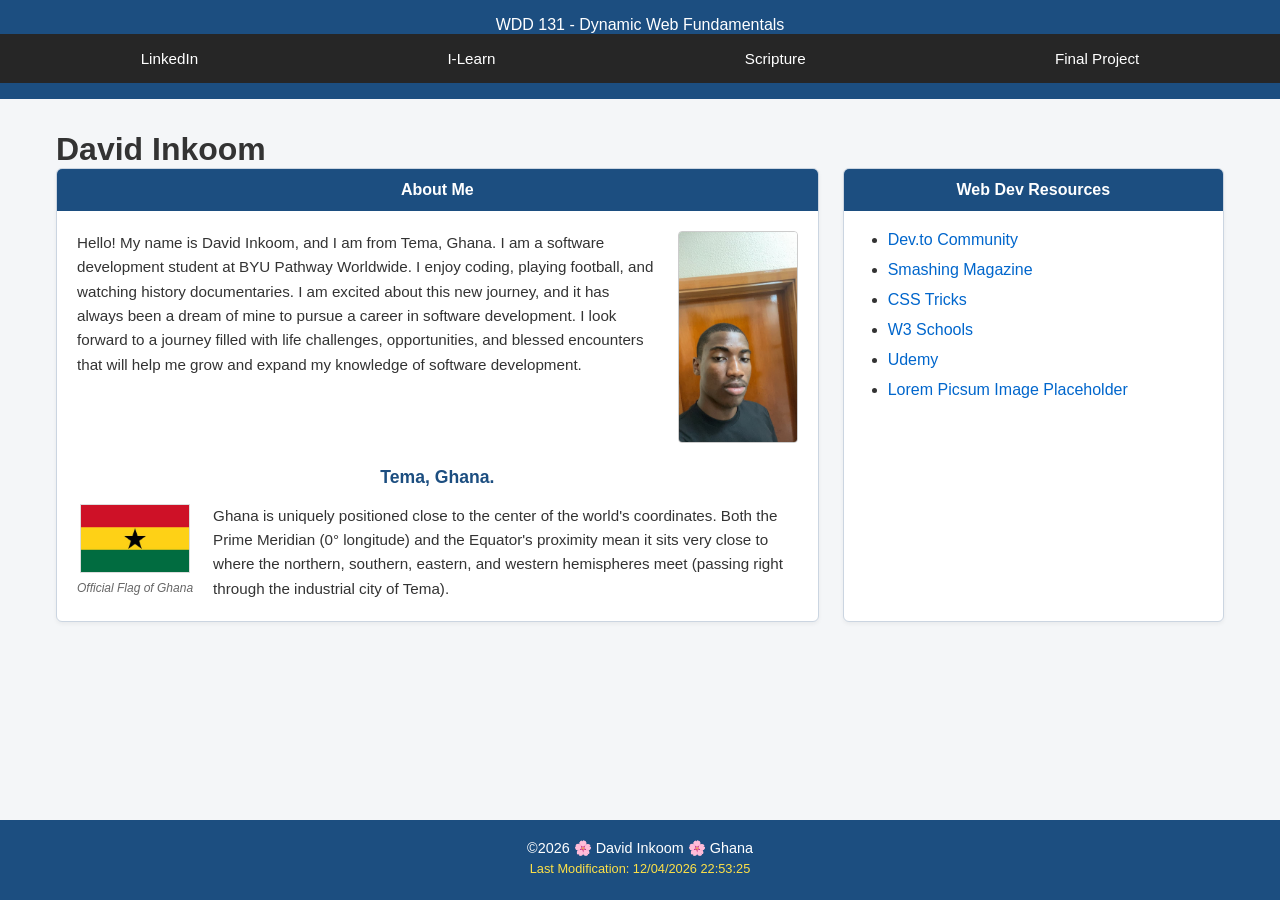
<file: index.html>
<!DOCTYPE html>
<html lang="en">
<head>
    <meta charset="UTF-8">
    <meta name="viewport" content="width=device-width, initial-scale=1.0">
    <meta name="description" content="WDD 131 - Dynamic Web Fundamentals - David Inkoom - Course landing page featuring web development resources and personal background info.">
    <meta name="author" content="David Inkoom">
    <title>WDD 131: Dynamic Web Fundamentals - David Inkoom </title>

    <link rel="preconnect" href="https://fonts.googleapis.com">
    <link rel="preconnect" href="https://fonts.gstatic.com" crossorigin>
    <link href="https://fonts.googleapis.com/css2?family=Roboto:wght@400;700&display=swap" rel="stylesheet">

    <link rel="stylesheet" href="styles/base.css">
    <script src="scripts/getdates.js" defer></script>
</head>
<body>
    <header>
        <span id="course-title">WDD 131 - Dynamic Web Fundamentals</span>
        <nav class="navigation">
            <a href="https://www.linkedin.com/in/david-inkoom-6240972aa" target="_blank">LinkedIn</a>
            <a href="https://byupw.instructure.com/" target="_blank">I-Learn</a>
            <a href="https://www.churchofjesuschrist.org/study/scriptures" target="_blank">Scripture</a>
            <a href="#">Final Project</a>
        </nav>
    </header>

    <main>
        <h1>David Inkoom</h1>
        
        <div class="grid-container">
            <section class="card">
                <h2 class="card-header">About Me</h2>
                <div class="card-content">
                    <div class="about-flex">
                        <p>Hello! My name is David Inkoom, and I am from Tema, Ghana. I am a software development student at BYU Pathway Worldwide. I enjoy coding, playing football, and watching history documentaries. I am excited about this new journey, and it has always been a dream of mine to pursue a career in software development. I look forward to a journey filled with life challenges, opportunities, and blessed encounters that will help me grow and expand my knowledge of software development.</p>
                        <img src="images/profile.jpg" alt="David Inkoom portrait" class="profile-img">
                    </div>

                    <h3 class="section-title">Tema, Ghana.</h3>
                    <div class="country-flex">
                        <div class="flag-container">
                            <img src="images/flag.jpg" alt="Official Flag of Ghana" class="flag-img">
                            <span class="flag-caption">Official Flag of Ghana</span>
                        </div>
                    <p>Ghana is uniquely positioned close to the center of the world's coordinates. Both the Prime Meridian (0° longitude) and the Equator's proximity mean it sits very close to where the northern, southern, eastern, and western hemispheres meet (passing right through the industrial city of Tema).</p>
                    </div>
                </div>
            </section>
            <section class="card">
                <h4 class="card-header">Web Dev Resources</h4>
                <div class="card-content">
                    <ul class="resource-list">
                        <li><a href="#">Dev.to Community</a></li>
                        <li><a href="#">Smashing Magazine</a></li>
                        <li><a href="#">CSS Tricks</a></li>
                        <li><a href="#">W3 Schools</a></li>
                        <li><a href="#">Udemy</a></li>
                        <li><a href="#">Lorem Picsum Image Placeholder</a></li>
                    </ul>
                </div>
            </section>
        </div>
    </main>
    <footer>
        <p>&copy;<span id="currentyear"></span> 🌸 David Inkoom 🌸 Ghana</p>
        <p class="footer-mod">Last Modification: <span id="lastModified"></span></p>  
    </footer>
</body>
</html>
</file>
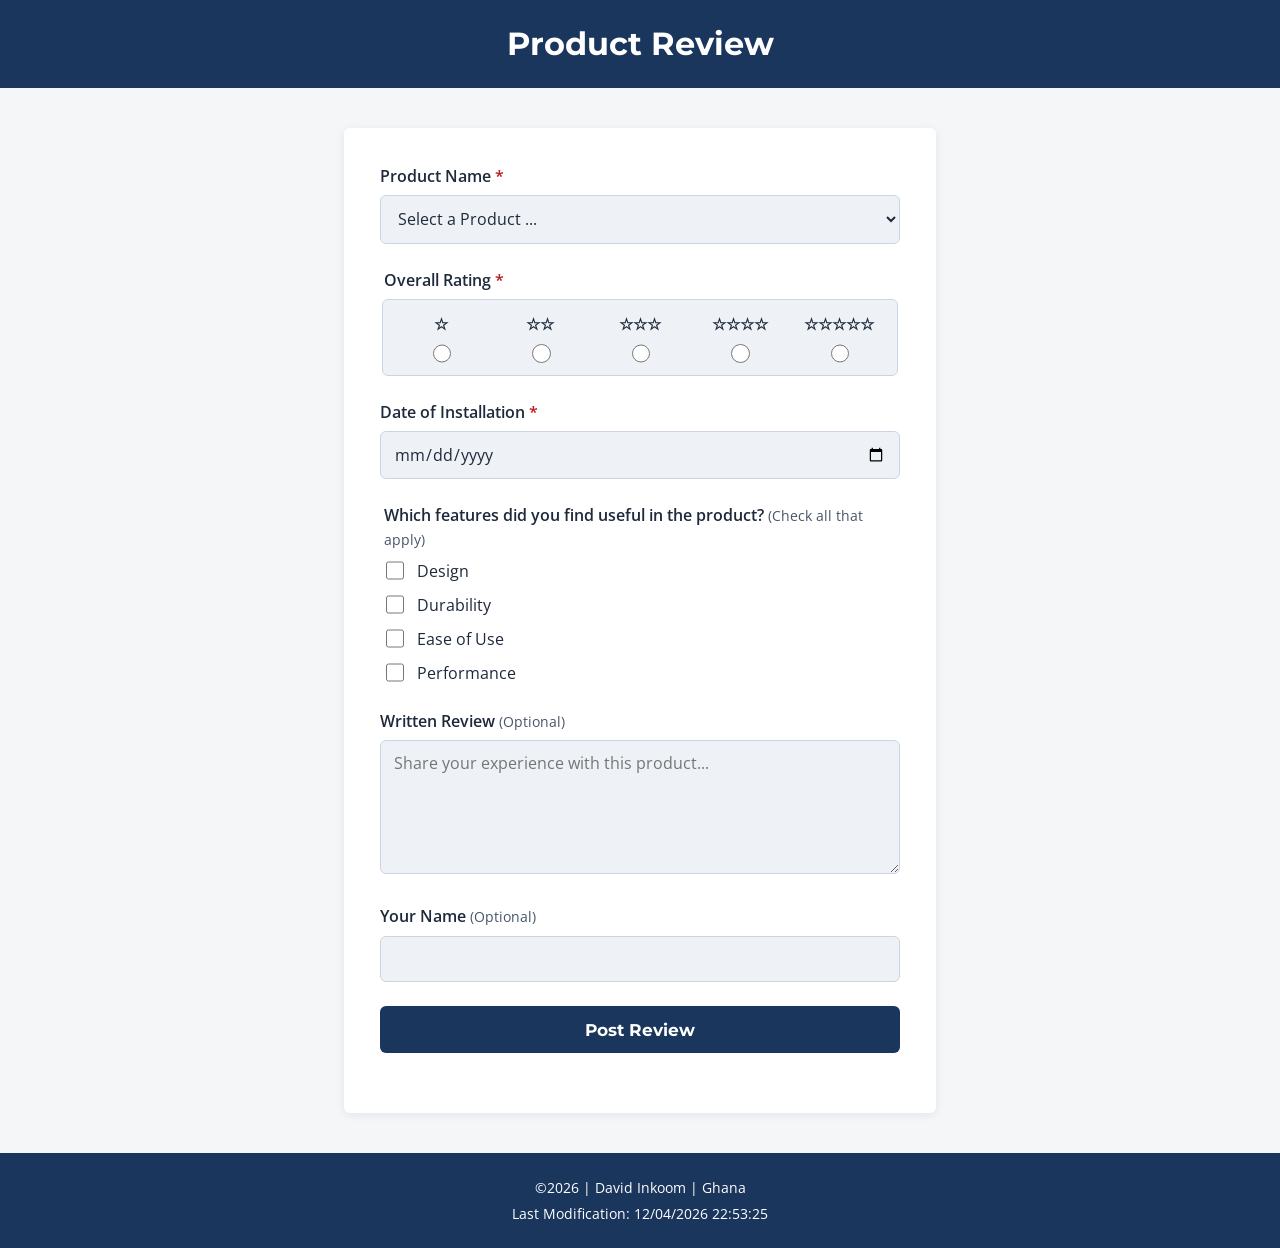
<file: form.html>
<!DOCTYPE html>
<html lang="en">
<head>
  <meta charset="UTF-8">
  <meta name="viewport" content="width=device-width, initial-scale=1.0">
  <meta name="description" content="Product Review Form for submitting product ratings, installation dates, and feedback.">
  <meta name="author" content="David Inkoom">
  <title>Product Review Form</title>
  <link rel="preconnect" href="https://fonts.googleapis.com">
  <link rel="preconnect" href="https://fonts.gstatic.com" crossorigin>
  <link href="https://fonts.googleapis.com/css2?family=Montserrat:wght@600;700&family=Open+Sans:wght@400;600&display=swap" rel="stylesheet">
  <link rel="stylesheet" href="styles/form.css">
  <script src="scripts/form.js" defer></script>
</head>
<body>
  <header>
    <h1>Product Review</h1>
  </header>

  <main>
    <form method="get" action="review.html" class="review-form">
        
      <!-- Product Name -->
      <div class="form-group">
        <label for="productName">Product Name <span class="required-mark">*</span></label>
        <select id="productName" name="productName" required>
          <option value="" disabled selected>Select a Product ...</option>
        </select>
      </div>

      <!-- Overall Rating -->
      <fieldset class="form-group rating-group">
        <legend>Overall Rating <span class="required-mark">*</span></legend>
        <div class="star-rating">
          <div class="rating-option">
            <label for="rating1">☆</label>
            <input type="radio" id="rating1" name="rating" value="1" required>
          </div>
          <div class="rating-option">
            <label for="rating2">☆☆</label>
            <input type="radio" id="rating2" name="rating" value="2" required>
          </div>
          <div class="rating-option">
            <label for="rating3">☆☆☆</label>
            <input type="radio" id="rating3" name="rating" value="3" required>
          </div>
          <div class="rating-option">
            <label for="rating4">☆☆☆☆</label>
            <input type="radio" id="rating4" name="rating" value="4" required>
          </div>
          <div class="rating-option">
            <label for="rating5">☆☆☆☆☆</label>
            <input type="radio" id="rating5" name="rating" value="5" required>
          </div>
        </div>
      </fieldset>

      <!-- Date of Installation -->
      <div class="form-group">
        <label for="installDate">Date of Installation <span class="required-mark">*</span></label>
        <input type="date" id="installDate" name="installDate" required>
      </div>

      <!-- Useful Features -->
      <fieldset class="form-group checkbox-group">
        <legend>Which features did you find useful in the product? <span class="hint">(Check all that apply)</span></legend>
        <label class="checkbox-label" for="featureDesign">
          <input type="checkbox" id="featureDesign" name="features" value="design">
          Design
        </label>
        <label class="checkbox-label" for="featureDurability">
          <input type="checkbox" id="featureDurability" name="features" value="durability">
          Durability
        </label>
        <label class="checkbox-label" for="featureEase">
          <input type="checkbox" id="featureEase" name="features" value="ease-of-use">
          Ease of Use
        </label>
        <label class="checkbox-label" for="featurePerformance">
          <input type="checkbox" id="featurePerformance" name="features" value="performance">
          Performance
        </label>
      </fieldset>

      <!-- Written Review -->
      <div class="form-group">
        <label for="writtenReview">Written Review <span class="hint">(Optional)</span></label>
        <textarea id="writtenReview" name="writtenReview" rows="5" placeholder="Share your experience with this product..."></textarea>
      </div>

      <!-- User Name -->
      <div class="form-group">
        <label for="userName">Your Name <span class="hint">(Optional)</span></label>
        <input type="text" id="userName" name="userName" autocomplete="name">
      </div>

      <!-- Submit Button -->
      <div class="form-group">
        <input type="submit" value="Post Review" class="submit-btn">
      </div>
    </form>
  </main>

  <footer>
    <p>©<span id="currentyear"></span> | David Inkoom | Ghana</p>
    <p id="lastModified"></p>
  </footer>
</body>
</html>
</file>
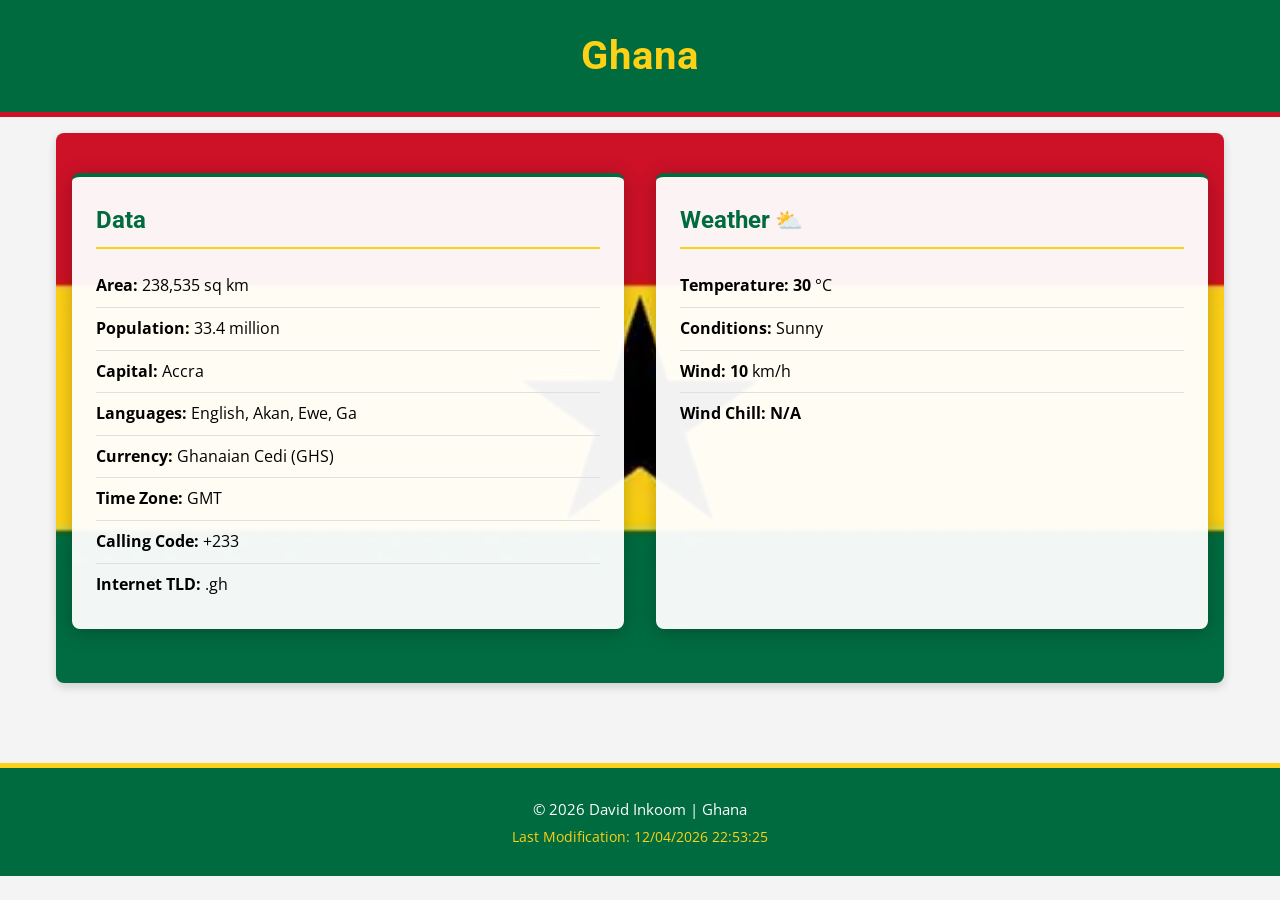
<file: place.html>
<!DOCTYPE html>
<html lang="en">
<head>
    <meta charset="UTF-8">
    <meta name="viewport" content="width=device-width, initial-scale=1.0">
    <title>WDD 131 - Country Page: Ghana</title>
    <meta name="description" content="W03 Assignment: Country Page showcasing Ghana, covering geography, climate, and culture, featuring responsive design and JavaScript wind chill calculation.">
    <meta name="author" content="David Inkoom">
    <link rel="preconnect" href="https://fonts.googleapis.com">
    <link rel="preconnect" href="https://fonts.gstatic.com" crossorigin>
    <link href="https://fonts.googleapis.com/css2?family=Roboto:wght@400;700&family=Open+Sans:wght@400;600&display=swap" rel="stylesheet">
    <link rel="stylesheet" href="styles/place.css">
    <script src="scripts/place.js" defer></script>
</head>
<body>
    <header>
        <h1>Ghana</h1>
    </header>
    <main>
        <div class="hero">
            <picture>
                <source srcset="images/flag.webp" media="(min-width: 768px)">
                <img src="images/flag.webp" alt="Landscape view of Ghana" width="1000" height="600">
            </picture>
        </div>
        <div class="content-grid">
            <section class="card data-card">
                <h2>Data</h2>
                <ul>
                    <li><span>Area:</span> 238,535 sq km</li>
                    <li><span>Population:</span> 33.4 million</li>
                    <li><span>Capital:</span> Accra</li>
                    <li><span>Languages:</span> English, Akan, Ewe, Ga</li>
                    <li><span>Currency:</span> Ghanaian Cedi (GHS)</li>
                    <li><span>Time Zone:</span> GMT</li>
                    <li><span>Calling Code:</span> +233</li>
                    <li><span>Internet TLD:</span> .gh</li>
                </ul>
            </section>
            <section class="card weather-card">
                <h2>Weather</h2>
                <div class="weather-info">
                    <div class="weather-icon-mobile">
                        <svg xmlns="http://www.w3.org/2000/svg" height="40" viewBox="0 0 24 24" width="40" fill="#fcd116"><path d="M0 0h24v24H0V0z" fill="none"/><path d="M19.35 10.04C18.67 6.59 15.64 4 12 4 9.11 4 6.6 5.64 5.35 8.04 2.34 8.36 0 10.91 0 14c0 3.31 2.69 6 6 6h13c2.76 0 5-2.24 5-5 0-2.64-2.05-4.78-4.65-4.96zM19 18H6c-2.21 0-4-1.79-4-4 0-2.05 1.53-3.76 3.56-3.97l1.07-.11.5-.95C8.08 7.14 9.94 6 12 6c2.62 0 4.88 1.86 5.39 4.43l.3 1.5 1.53.11c1.56.1 2.78 1.41 2.78 2.96 0 1.65-1.35 3-3 3z"/></svg>
                    </div>
                    <ul class="weather-details">
                        <li><span>Temperature:</span> <span id="temp">30</span> °C</li>
                        <li><span>Conditions:</span> Sunny</li>
                        <li><span>Wind:</span> <span id="wind">10</span> km/h</li>
                        <li><span>Wind Chill:</span> <span id="windchill">N/A</span></li>
                    </ul>
                </div>
            </section>
        </div>
    </main>
    <footer>
        <p>&copy; <span id="currentyear"></span> David Inkoom | Ghana</p>
        <p id="lastModified"></p>
    </footer>
</body>
</html>
</file>
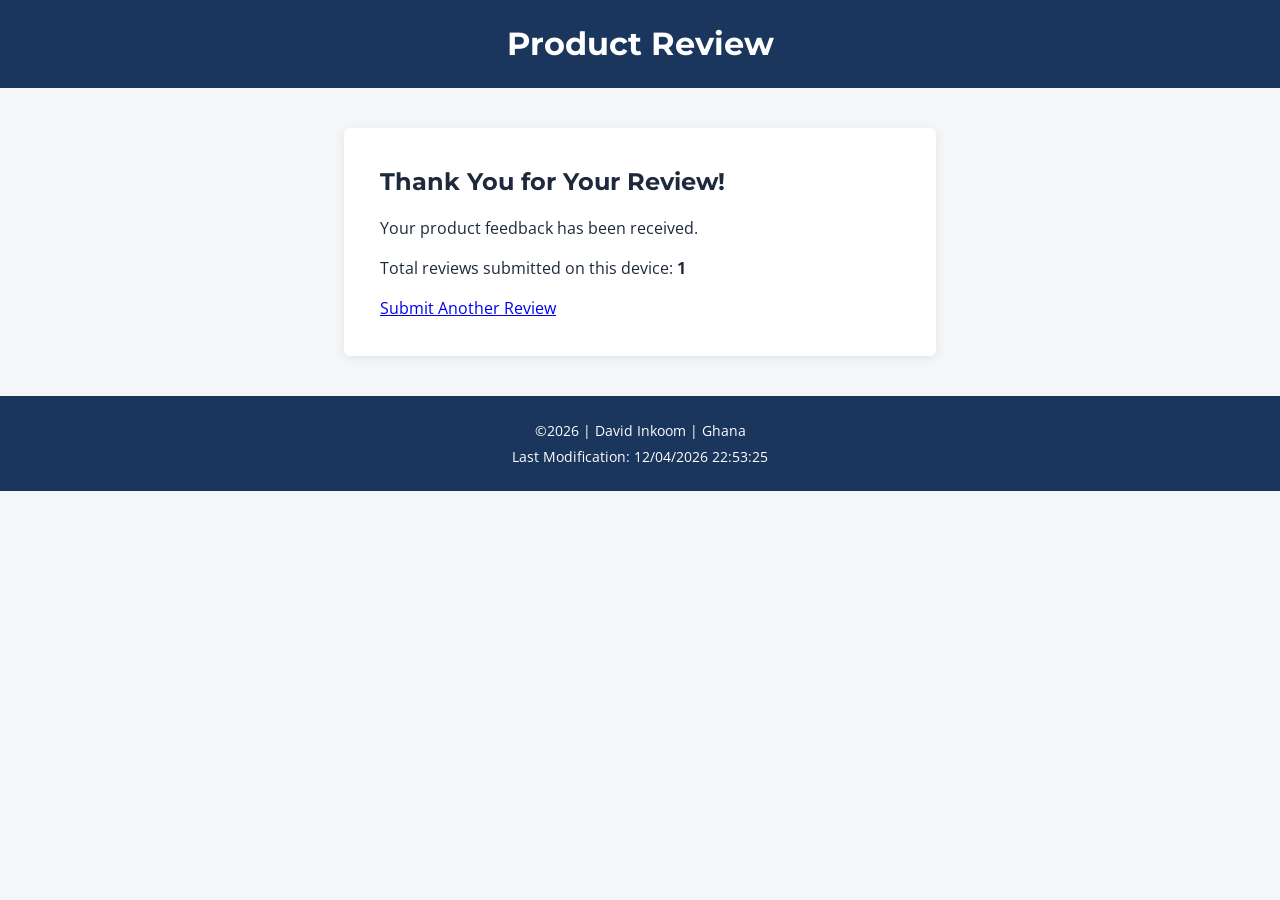
<file: review.html>
<!DOCTYPE html>
<html lang="en">
<head>
  <meta charset="UTF-8">
  <meta name="viewport" content="width=device-width, initial-scale=1.0">
  <meta name="description" content="Confirmation page for submitted product reviews and total review counter.">
  <meta name="author" content="David Inkoom">
  <title>Review Submitted</title>
  <link rel="preconnect" href="https://fonts.googleapis.com">
  <link rel="preconnect" href="https://fonts.gstatic.com" crossorigin>
  <link href="https://fonts.googleapis.com/css2?family=Montserrat:wght@600;700&family=Open+Sans:wght@400;600&display=swap" rel="stylesheet">
  <link rel="stylesheet" href="styles/form.css">
  <script src="scripts/review.js" defer></script>
</head>
<body>
  <header>
    <h1>Product Review</h1>
  </header>

  <main>
    <section class="review-form confirmation-card">
      <h2>Thank You for Your Review!</h2>
      <p>Your product feedback has been received.</p>
      <p class="counter-readout">
        Total reviews submitted on this device: <strong id="reviewCount">0</strong>
      </p>
      <a href="form.html" class="back-link">Submit Another Review</a>
    </section>
  </main>

  <footer>
    <p>©<span id="currentyear"></span> | David Inkoom | Ghana</p>
    <p id="lastModified"></p>
  </footer>
</body>
</html>
</file>
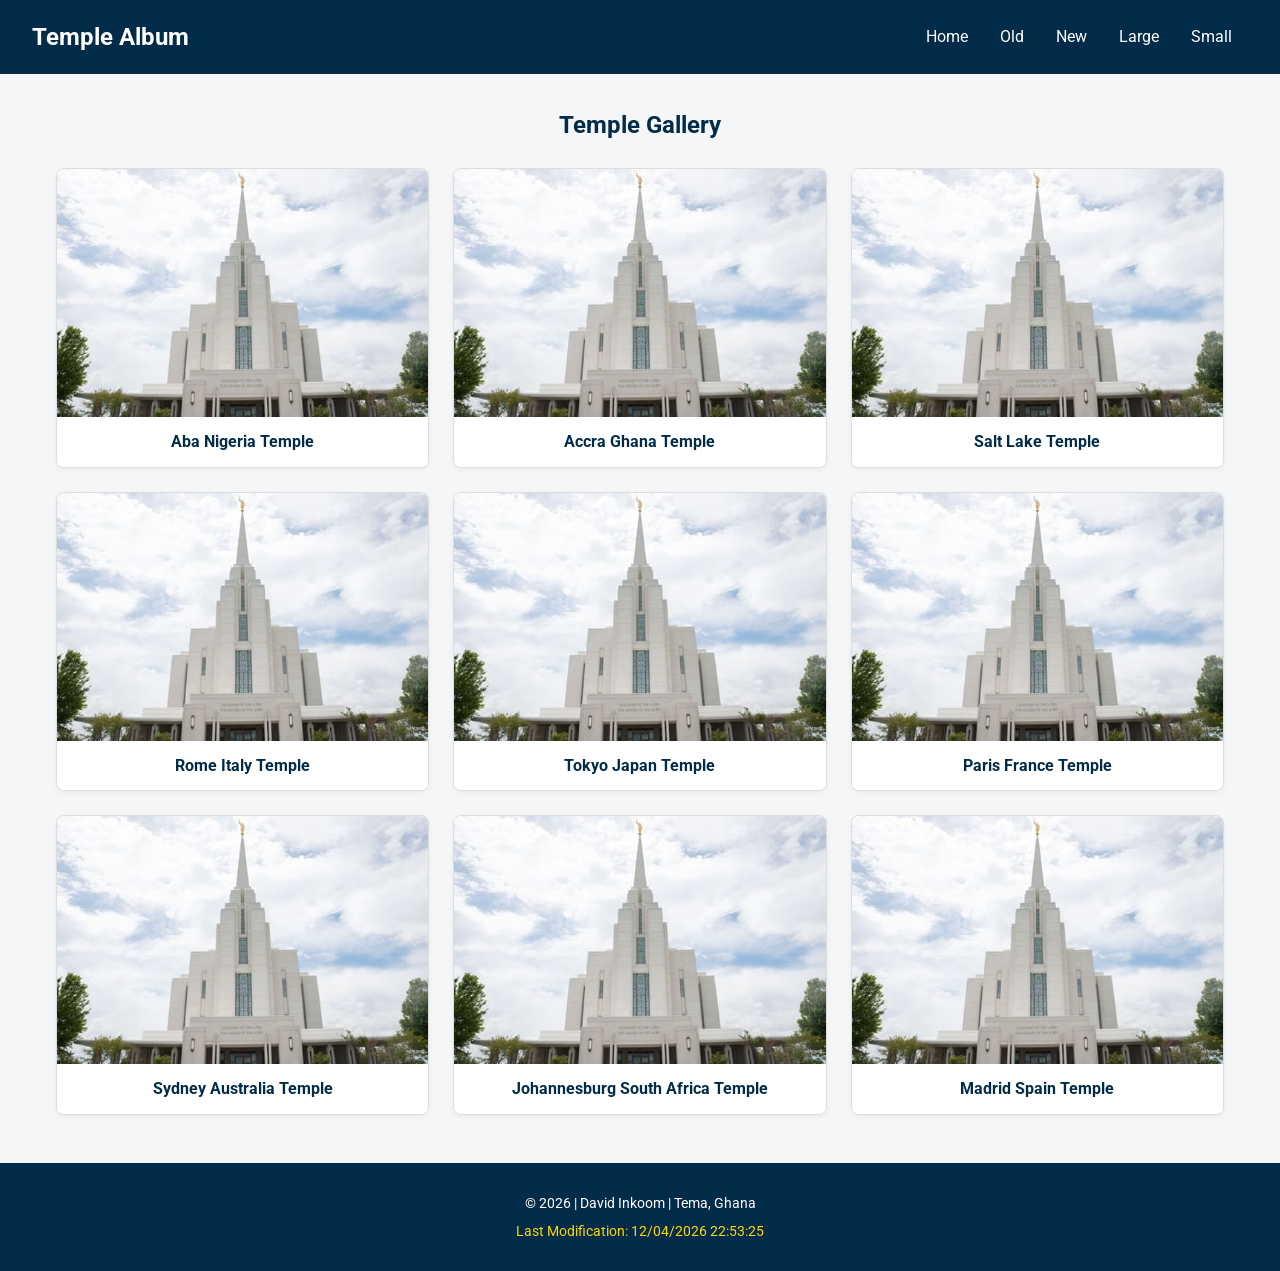
<file: temples.html>
<!DOCTYPE html>
<html lang="en">
<head>
    <meta charset="UTF-8">
    <meta name="viewport" content="width=device-width, initial-scale=1.0">
    <title>WDD 131 - Temple Album - David Inkoom</title>
    <meta name="description" content="Temple album page showcasing multiple temples responsive across devices for WDD 131.">
    <meta name="author" content="David Inkoom">
    <link rel="preconnect" href="https://fonts.googleapis.com">
    <link rel="preconnect" href="https://fonts.gstatic.com" crossorigin>
    <link href="https://fonts.googleapis.com/css2?family=Roboto:wght@300;400;700&display=swap" rel="stylesheet">
    <link rel="stylesheet" href="styles/temples.css">
    <link rel="stylesheet" href="styles/temples-large.css" media="screen and (min-width: 768px)">
    <script src="scripts/temples.js" defer></script>
</head>
<body>
    <header>
        <h1>Temple Album</h1>
        <button id="menu" aria-label="Open Navigation Menu"></button>
        <nav>
            <ul class="navigation">
                <li><a href="#" title="Home">Home</a></li>
                <li><a href="#" title="Old Temples">Old</a></li>
                <li><a href="#" title="New Temples">New</a></li>
                <li><a href="#" title="Large Temples">Large</a></li>
                <li><a href="#" title="Small Temples">Small</a></li>
            </ul>
        </nav>
    </header>

    <main>
        <h2>Temple Gallery</h2>
        <div class="res-grid">
            <figure>
        <img src="images/temple.jpg" alt="Aba Nigeria Temple" loading="lazy">
        <figcaption>Aba Nigeria Temple</figcaption>
    </figure>
    <figure>
        <img src="images/temple.jpg" alt="Accra Ghana Temple" loading="lazy">
        <figcaption>Accra Ghana Temple</figcaption>
    </figure>
    <figure>
        <img src="images/temple.jpg" alt="Salt Lake Temple" loading="lazy">
        <figcaption>Salt Lake Temple</figcaption>
    </figure>
    <figure>
        <img src="images/temple.jpg" alt="Rome Italy Temple" loading="lazy">
        <figcaption>Rome Italy Temple</figcaption>
    </figure>
    <figure>
        <img src="images/temple.jpg" alt="Tokyo Japan Temple" loading="lazy">
        <figcaption>Tokyo Japan Temple</figcaption>
    </figure>
    <figure>
        <img src="images/temple.jpg" alt="Paris France Temple" loading="lazy">
        <figcaption>Paris France Temple</figcaption>
    </figure>
    <figure>
        <img src="images/temple.jpg" alt="Sydney Australia Temple" loading="lazy">
        <figcaption>Sydney Australia Temple</figcaption>
    </figure>
    <figure>
        <img src="images/temple.jpg" alt="Johannesburg South Africa Temple" loading="lazy">
        <figcaption>Johannesburg South Africa Temple</figcaption>
    </figure>
    <figure>
        <img src="images/temple.jpg" alt="Madrid Spain Temple" loading="lazy">
        <figcaption>Madrid Spain Temple</figcaption>
    </figure>
        </div>
    </main>

    <footer>
        <p>&copy; <span id="currentyear"></span> | David Inkoom | Tema, Ghana</p>
        <p id="lastModified"></p>
    </footer>
</body>
</html>
</file>
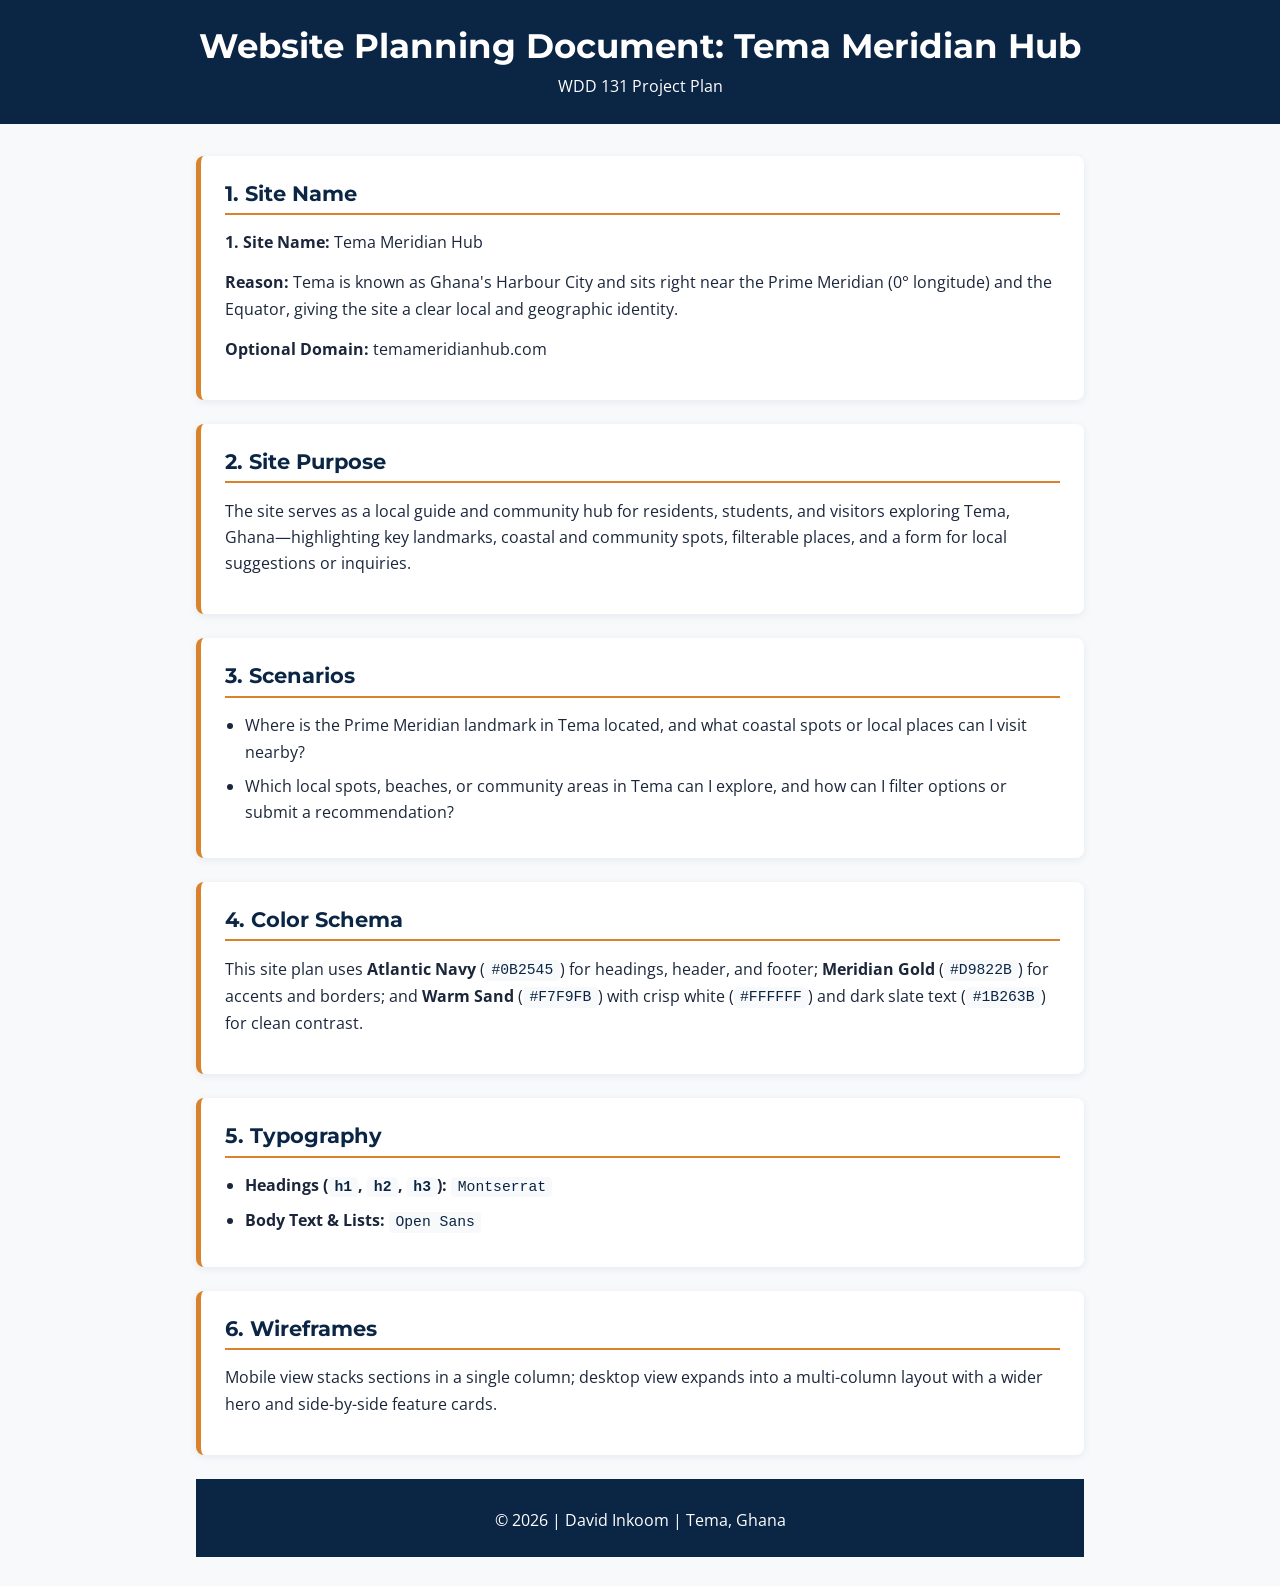
<file: project/siteplan.html>
<!DOCTYPE html>
<html lang="en">
<head>
    <meta charset="UTF-8">
    <meta name="viewport" content="width=device-width, initial-scale=1.0">
    <title>Site Plan | Tema Meridian Hub</title>
    <meta name="description" content="Website planning document for Tema Meridian Hub, a community and visitor guide to Tema, Ghana.">
    <meta name="author" content="David Inkoom">

    <link rel="preconnect" href="https://fonts.googleapis.com">
    <link rel="preconnect" href="https://fonts.gstatic.com" crossorigin>
    <link href="https://fonts.googleapis.com/css2?family=Montserrat:wght@600;700&family=Open+Sans:wght@400;600&display=swap" rel="stylesheet">
    <link rel="stylesheet" href="styles/siteplan.css">
</head>
<body>
    <header>
        <h1>Website Planning Document: Tema Meridian Hub</h1>
        <p>WDD 131 Project Plan</p>
    </header>
    <main>
        <section id="site-name">
            <h2>1. Site Name</h2>
            <p><strong>1. Site Name:</strong> Tema Meridian Hub</p>
            <p><strong>Reason:</strong> Tema is known as Ghana's Harbour City and sits right near the Prime Meridian (0° longitude) and the Equator, giving the site a clear local and geographic identity.</p>
            <p><strong>Optional Domain:</strong> temameridianhub.com</p>
        </section>
        <section id="site-purpose">
            <h2>2. Site Purpose</h2>
            <p>The site serves as a local guide and community hub for residents, students, and visitors exploring Tema, Ghana—highlighting key landmarks, coastal and community spots, filterable places, and a form for local suggestions or inquiries.</p>
        </section>

        <section id="scenarios">
            <h2>3. Scenarios</h2>
            <ul>
                <li>Where is the Prime Meridian landmark in Tema located, and what coastal spots or local places can I visit nearby?</li>
                <li>Which local spots, beaches, or community areas in Tema can I explore, and how can I filter options or submit a recommendation?</li>
            </ul>
        </section>

        <section id="color-schema">
            <h2>4. Color Schema</h2>
            <p>This site plan uses <strong>Atlantic Navy</strong> (<code>#0B2545</code>) for headings, header, and footer; <strong>Meridian Gold</strong> (<code>#D9822B</code>) for accents and borders; and <strong>Warm Sand</strong> (<code>#F7F9FB</code>) with crisp white (<code>#FFFFFF</code>) and dark slate text (<code>#1B263B</code>) for clean contrast.</p>
        </section>

        <section id="typography">
            <h2>5. Typography</h2>
            <ul>
                <li><strong>Headings (<code>h1</code>, <code>h2</code>, <code>h3</code>):</strong> <code>Montserrat</code></li>
                <li><strong>Body Text & Lists:</strong> <code>Open Sans</code></li>
            </ul>
        </section>

        <section id="wireframes">
            <h2>6. Wireframes</h2>
            <p>Mobile view stacks sections in a single column; desktop view expands into a multi-column layout with a wider hero and side-by-side feature cards.</p>
        </section>

    <footer>
        <p>© 2026 | David Inkoom | Tema, Ghana</p>
    </footer>
    </main>
</body>
</html>
</file>
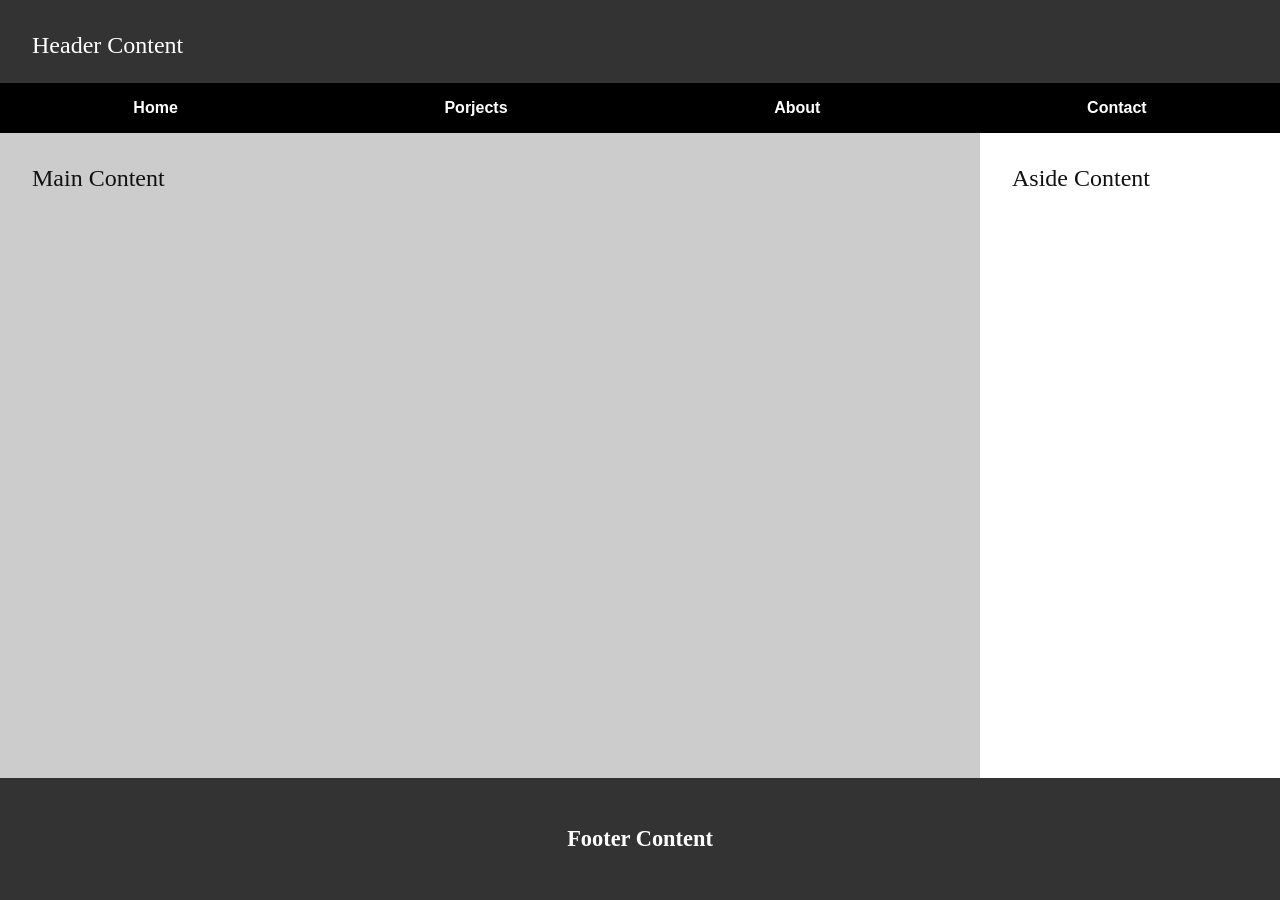
<file: week01/basic-layout.html>
<!DOCTYPE html>
<html lang="en">
<head>
    <meta charset="UTF-8">
    <meta name="viewport" content="width=device-width, initial-scale=1.0">
    <title>David Inkoom - WDD 131</title>
    <link rel="stylesheet" href="styles/layout.css">
</head>
<body>
    <header>
       <h1>Header Content</h1>
       <nav>
           <ul>
               <li><a href="#">Home</a></li>
               <li><a href="#">Porjects</a></li>
               <li><a href="#">About</a></li>
               <li><a href="#">Contact</a></li>
            </ul>
        </nav>
    </header>
    <main>
        <h2>Main Content</h2>
    </main>
    
    <aside>
        <h2>Aside Content</h2>
    </aside>
    
    <footer>
        <p>Footer Content</p>
    </footer>
</body>
</html>
</file>
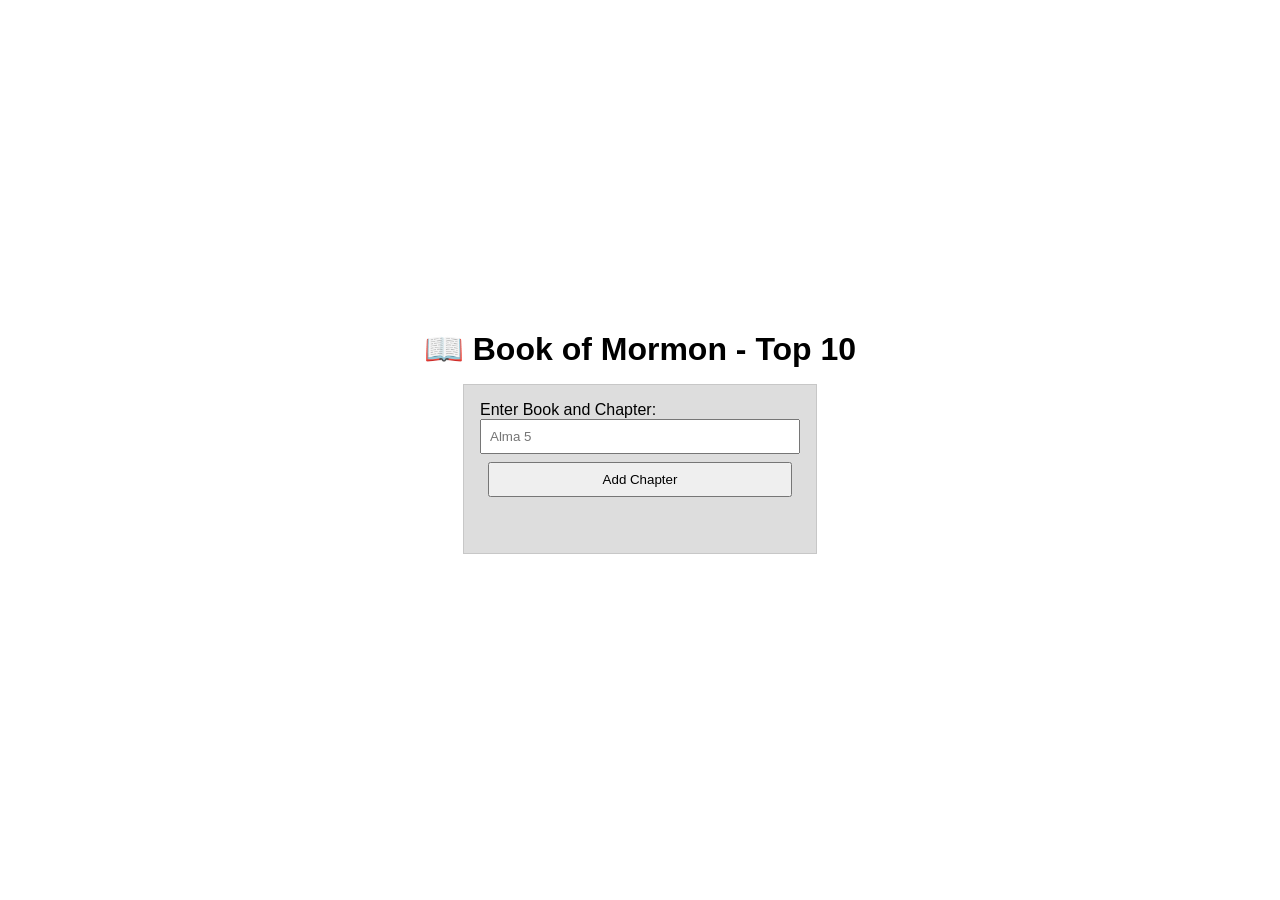
<file: week02/bom.html>
<!DOCTYPE html>
<html lang="en">
<head>
    <meta charset="UTF-8">
    <meta name="viewport" content="width=device-width, initial-scale=1.0">
    <title>WDD 131 - David Inkoom</title>
    <link rel="stylesheet" href="styles/bom.css">
    <link rel="scripts" href="scripts/bom.js">
</head>
<body>
    <h1>📖 Book of Mormon - Top 10</h1>
    <main>
	   <label for="favchap">Enter Book and Chapter: </label>
	   <input type="text" id="favchap" placeholder="Alma 5">
	   <button type="submit">Add Chapter</button>
       <!--button aria-label="Close" id="close-button">❌</button-->
	   <ul id="list"></ul>

    </main>
</body>
</html>
</file>
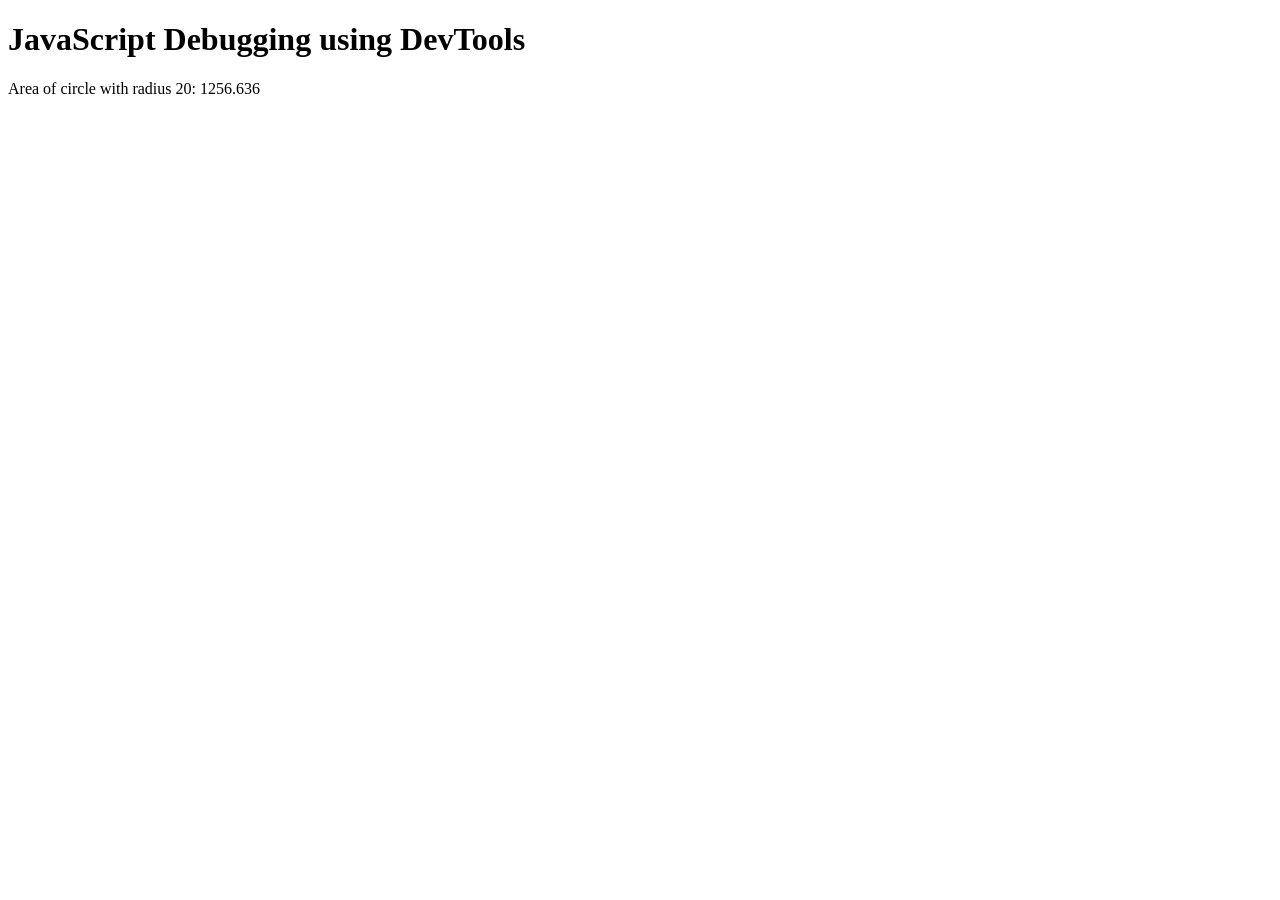
<file: week02/debugging.html>
<!DOCTYPE html>
<html lang="en">
<head>
    <meta charset="UTF-8">
    <meta name="viewport" content="width=device-width, initial-scale=1.0">
    <title>Debugging Activity - David Inkoom</title>
    <script src="scripts/debugging.js" defer></script>
</head>
<body>
    <h1>JavaScript Debugging using DevTools</h1>
    <p>Area of circle with radius <span id="radius"></span>: <span id="area"></span></p>
</body>
</html>
</file>
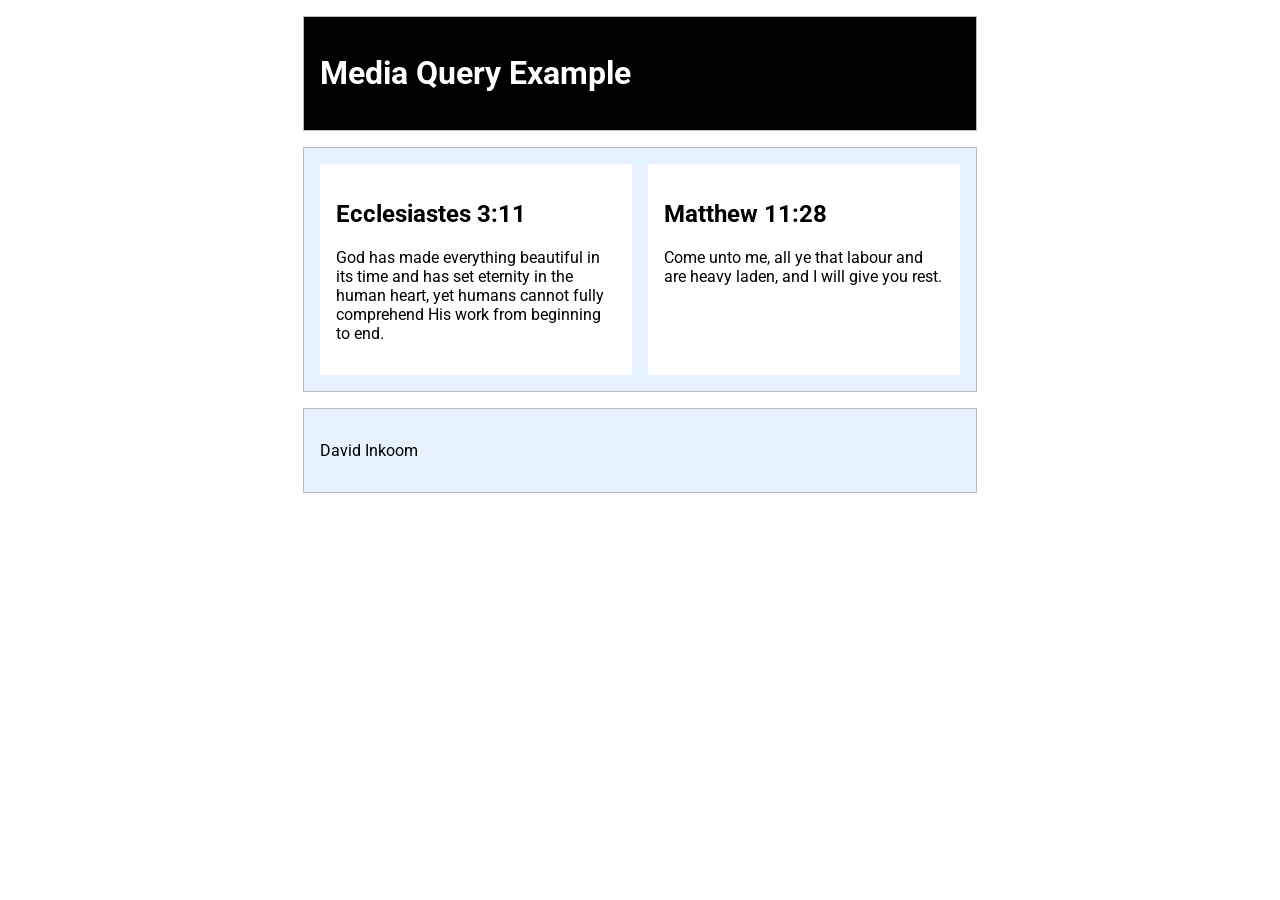
<file: week02/media-query.html>
<!DOCTYPE html>
<html lang="en">
<head>
    <meta charset="UTF-8">
    <meta name="viewport" content="width=device-width, initial-scale=1.0">
    <title>WDD 131 - Media Query Example</title>
    <meta name="description" content="Media query learning activity example page">
    <meta name="author" content="David Inkoom">
    <link rel="preconnect" href="https://fonts.googleapis.com">
    <link rel="preconnect" href="https://fonts.gstatic.com" crossorigin>
    <link href="https://fonts.googleapis.com/css2?family=Roboto&display=swap" rel="stylesheet">
    <link rel="stylesheet" href="styles/media-query.css">
    <link rel="stylesheet" href="styles/media-query-large.css">
</head>
<body>
    <header>
        <h1>Media Query Example</h1>
    </header>
    <main>
        <section>
            <h2>Ecclesiastes 3:11</h2> 
            <p>God has made everything beautiful in its time and has set eternity in the human heart, yet humans cannot fully comprehend His work from beginning to end.</p>
        </section>
        <section>
            <h2>Matthew 11:28</h2> 
            <p>Come unto me, all ye that labour and are heavy laden, and I will give you rest.</p>
        </section>
    </main>
    <footer>
        <p>David Inkoom</p>
    </footer>
</body>
</html>
</file>
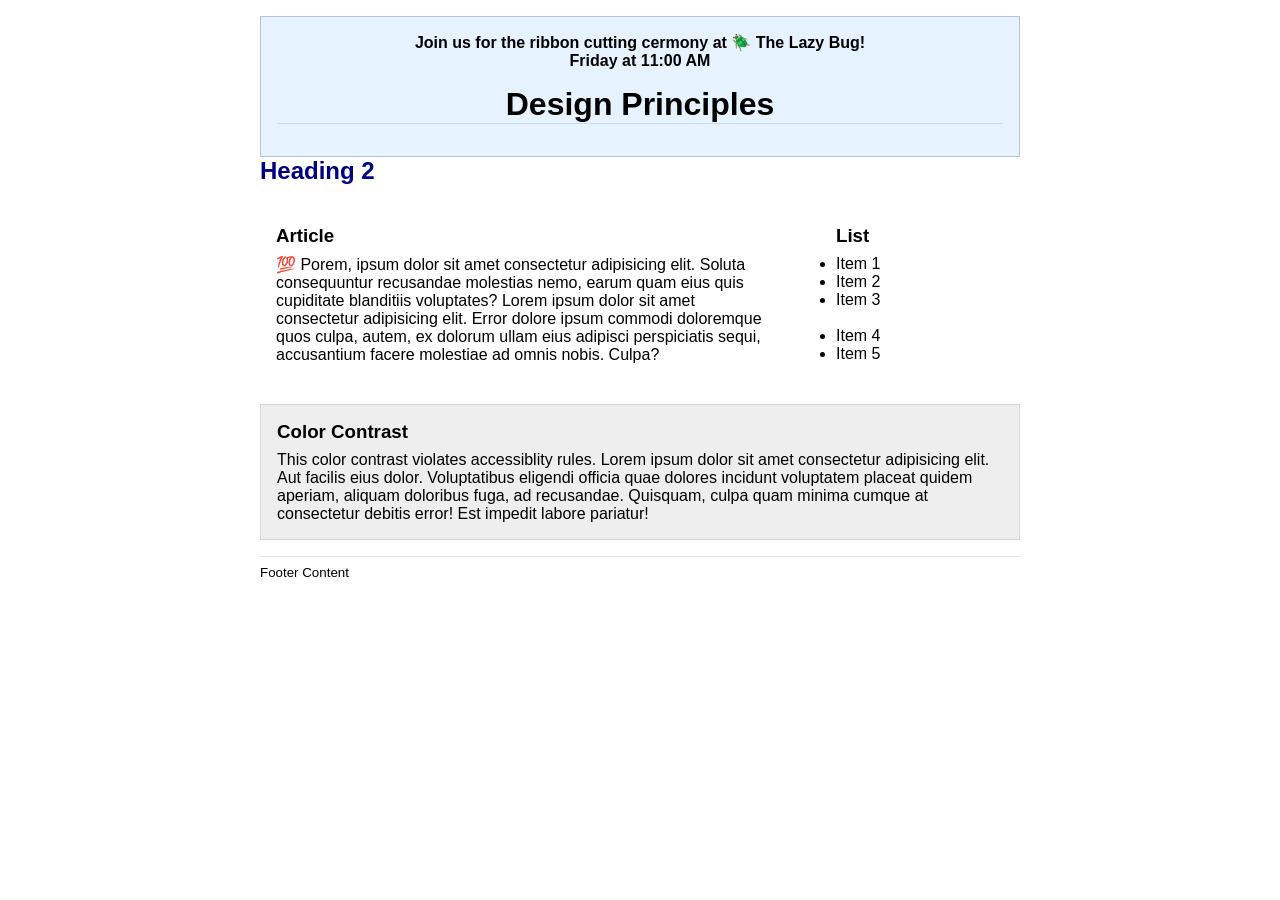
<file: week03/design.html>
<!DOCTYPE html>
<html lang="en">
<head>
    <meta charset="UTF-8">
    <meta name="viewport" content="width=device-width, initial-scale=1.0">
    <meta name="author" content="David Inkoom">
    <title>Design Activity - David Inkoom</title>
    <link rel="stylesheet" href="styles/design.css">
</head>
<body>
    <header>
	<div class="banner">Join us for the ribbon cutting cermony at 🪲 The Lazy Bug!<br>Friday at 11:00 AM</marquee>
	<h1>Design Principles</h1>
</header>
<main>
	<h2>Heading 2</h2>
	<section>
		<h3>Article</h3>
		<article>
			<p>💯 Porem, ipsum dolor sit amet consectetur adipisicing elit. Soluta consequuntur recusandae molestias nemo, earum quam eius quis cupiditate blanditiis voluptates? Lorem ipsum dolor sit amet consectetur adipisicing elit. Error dolore ipsum commodi doloremque quos culpa, autem, ex dolorum ullam eius adipisci perspiciatis sequi, accusantium facere molestiae ad omnis nobis. Culpa?</p>
		</article>
	</section>
	<section>
		<h3>List</h3>
		<ul>
			<li>Item 1</li>
			<li>Item 2</li>
			<li>Item 3<br><br></li>
			<li>Item 4</li>
			<li>Item 5</li>
		</ul>
	</section>
	<div class="callout">
		<h3>Color Contrast</h3>
		<p>This color contrast violates accessiblity rules. Lorem ipsum dolor sit amet consectetur adipisicing elit. Aut facilis eius dolor. Voluptatibus eligendi officia quae dolores incidunt voluptatem placeat quidem aperiam, aliquam doloribus fuga, ad recusandae. Quisquam, culpa quam minima cumque at consectetur debitis error! Est impedit labore pariatur!</p>
	</div>
</main>
<footer>
	Footer Content
</footer>
</body>
</html>
</file>
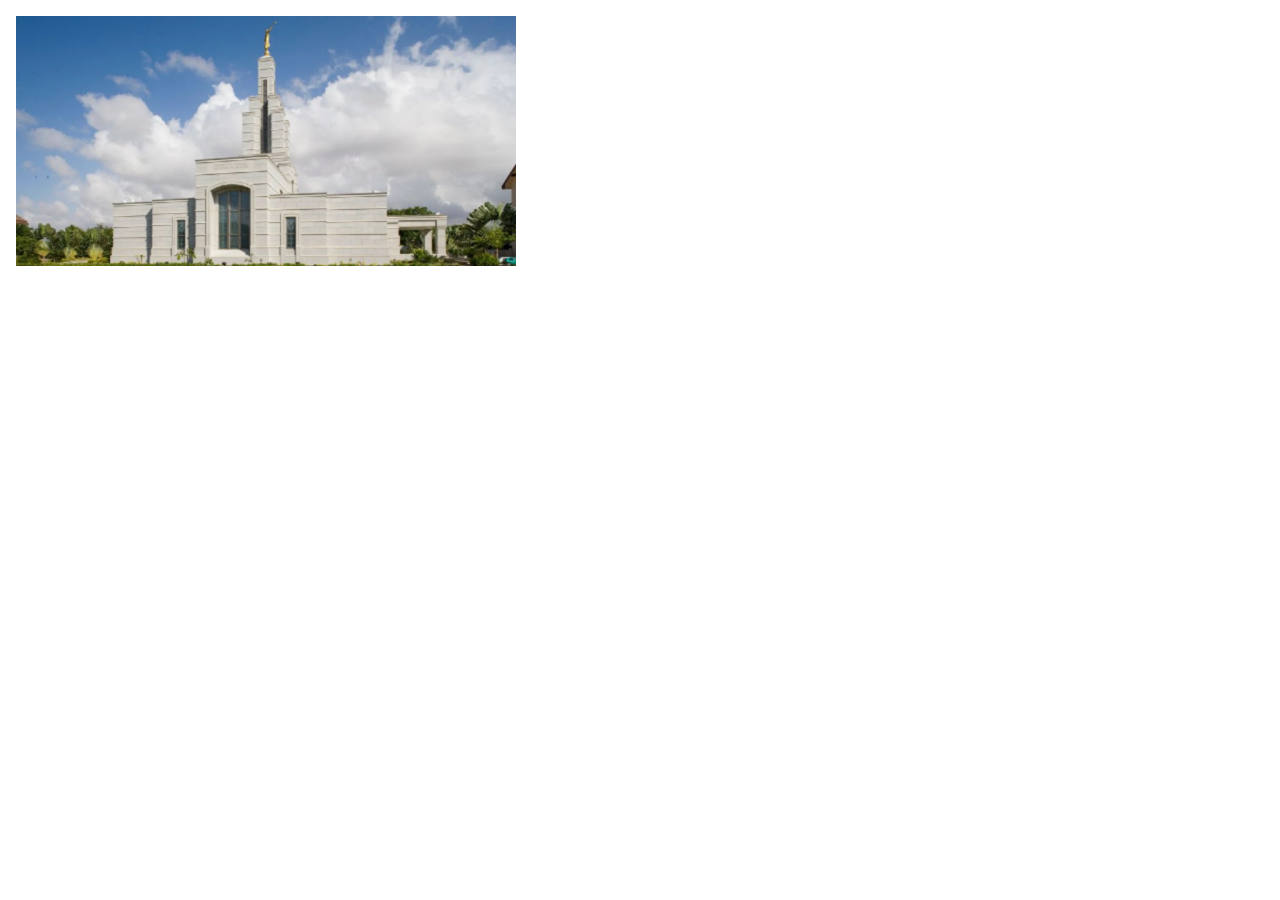
<file: week03/responsive-image.html>
<!DOCTYPE html>
<html lang="en">
<head>
    <meta charset="UTF-8">
    <meta name="viewport" content="width=device-width, initial-scale=1.0">
    <meta name="author" content="David Inkoom">
    <title>Design Activity - David Inkoom</title>
    <link rel="stylesheet" href="styles/design.css">
</head>
</head>
<body>
    <div class="hero">
      <picture>
        <source srcset="images/hero-large.webp" media="(min-width: 1000px)">
        <source srcset="images/hero-medium.webp" media="(min-width: 500px)">
        <img src="images/hero-small.webp" alt="Temple name and location" width="500" height="250">
      </picture>
    </div>
</body>
</html>
</file>
<file: styles/base.css>
/* Base Reset & Styling */
* {
    box-sizing: border-box;
    margin: 0;
    padding: 0;
}

body {
    font-family: Arial, Helvetica, sans-serif;
    background-color: #f4f6f8;
    color: #333;
    display: flex;
    flex-direction: column;
    min-height: 100vh;
}

/* Header Styling */
header {
    background-color: #1c4e80;
    color: #fff;
    text-align: center;
    padding: 1rem 0;
}

header h1 {
    font-size: 1.25rem;
    margin-bottom: 0.75rem;
    font-weight: normal;
}

/* Flexbox Navigation */
.navigation {
    display: flex;
    justify-content: space-around;
    background-color: #262626;
    padding: 0.75rem 1rem;
}

.navigation a {
    color: #fff;
    text-decoration: none;
    font-size: 0.95rem;
    padding: 0.25rem 0.5rem;
}

.navigation a:hover {
    text-decoration: underline;
}

/* Main Layout Area */
main {
    flex: 1;
    max-width: 1200px;
    width: 100%;
    margin: 0 auto;
    padding: 2rem 1rem;
}

main > h2 {
    text-align: center;
    margin-bottom: 1.5rem;
    font-size: 1.75rem;
    color: #222;
}

/* CSS Grid for Main Content Columns */
.grid-container {
    display: grid;
    grid-template-columns: 2fr 1fr;
    gap: 1.5rem;
}

@media (max-width: 768px) {
    .grid-container {
        grid-template-columns: 1fr;
    }
}

/* Card Styling */
.card {
    background-color: #fff;
    border: 1px solid #cbd5e1;
    border-radius: 6px;
    overflow: hidden;
    box-shadow: 0 2px 4px rgba(0,0,0,0.05);
}

.card-header {
    background-color: #1c4e80;
    color: #fff;
    text-align: center;
    padding: 0.75rem;
    font-weight: bold;
    font-size: 1rem;
}

.card-content {
    padding: 1.25rem;
}

/* About Me Content Layout */
.about-flex {
    display: flex;
    gap: 1.25rem;
    align-items: flex-start;
    margin-bottom: 1.5rem;
}

.about-flex p {
    line-height: 1.6;
    font-size: 0.95rem;
}

.profile-img {
    width: 120px;
    height: auto;
    border-radius: 4px;
    border: 1px solid #ccc;
    flex-shrink: 0;
}

.section-title {
    text-align: center;
    margin: 1.5rem 0 1rem 0;
    font-size: 1.1rem;
    color: #1c4e80;
}

.country-flex {
    display: flex;
    gap: 1.25rem;
    align-items: flex-start;
}

.country-flex p {
    line-height: 1.6;
    font-size: 0.95rem;
}

.flag-container {
    text-align: center;
    flex-shrink: 0;
}

.flag-img {
    width: 110px;
    height: auto;
    border: 1px solid #ddd;
}

.flag-caption {
    display: block;
    font-size: 0.75rem;
    font-style: italic;
    color: #666;
    margin-top: 0.25rem;
}

/* Web Dev Resources List */
.resource-list {
    list-style-type: disc;
    padding-left: 1.5rem;
}

.resource-list li {
    margin-bottom: 0.75rem;
}

.resource-list a {
    color: #0066cc;
    text-decoration: none;
}

.resource-list a:hover {
    text-decoration: underline;
}

/* Footer Styling */
footer {
    background-color: #1c4e80;
    color: #fff;
    text-align: center;
    padding: 1.25rem 1rem;
    font-size: 0.9rem;
}

footer p {
    margin-bottom: 0.25rem;
}

.footer-mod {
    color: #fde047;
    font-size: 0.8rem;
}
</file>
<file: styles/form.css>
:root {
  --primary-color: #1b365d;
  --accent-color: #0f5257;
  --bg-color: #f4f6f8;
  --surface-color: #ffffff;
  --field-bg: #eef2f6;
  --text-color: #1e293b;
  --muted-text: #475569;
  --border-color: #cbd5e1;
  --error-color: #b91c1c;
  --radius: 6px;
}

* {
  box-sizing: border-box;
}

body {
  margin: 0;
  font-family: "Open Sans", sans-serif;
  background-color: var(--bg-color);
  color: var(--text-color);
  line-height: 1.5;
}

header,
footer {
  background-color: var(--primary-color);
  color: #ffffff;
  text-align: center;
  padding: 1.25rem 1rem;
}

h1,
h2 {
  font-family: "Montserrat", sans-serif;
  margin: 0;
}

main {
  max-width: 640px;
  margin: 2rem auto;
  padding: 0 1rem;
}

.review-form {
  background-color: var(--surface-color);
  padding: 1.75rem;
  border-radius: var(--radius);
  box-shadow: 0 2px 10px #0f172a14;
}

.form-group {
  margin-bottom: 1.5rem;
  border: none;
  padding: 0;
}

label,
legend {
  display: block;
  font-weight: 600;
  margin-bottom: 0.45rem;
  color: var(--text-color);
}

.required-mark {
  color: var(--error-color);
}

.hint {
  font-weight: 400;
  font-size: 0.9rem;
  color: var(--muted-text);
}

input[type="text"],
input[type="date"],
select,
textarea {
  width: 100%;
  padding: 0.7rem 0.8rem;
  font-family: inherit;
  font-size: 1rem;
  color: var(--text-color);
  background-color: var(--field-bg);
  border: 1px solid var(--border-color);
  border-radius: var(--radius);
}

textarea {
  resize: vertical;
}

.star-rating {
  display: grid;
  grid-template-columns: repeat(5, 1fr);
  gap: 0.5rem;
  background-color: var(--field-bg);
  padding: 0.75rem;
  border-radius: var(--radius);
  border: 1px solid var(--border-color);
}

.rating-option {
  display: flex;
  flex-direction: column;
  align-items: center;
  gap: 0.35rem;
}

.rating-option label {
  margin-bottom: 0;
  font-size: 1rem;
  cursor: pointer;
  text-align: center;
}

.rating-option input[type="radio"] {
  width: 1.15rem;
  height: 1.15rem;
  cursor: pointer;
}

.checkbox-group {
  display: flex;
  flex-direction: column;
  gap: 0.6rem;
}

.checkbox-label {
  display: flex;
  align-items: center;
  gap: 0.6rem;
  font-weight: 400;
  margin-bottom: 0;
  cursor: pointer;
}

.checkbox-label input[type="checkbox"] {
  width: 1.15rem;
  height: 1.15rem;
  cursor: pointer;
}

.submit-btn {
  width: 100%;
  padding: 0.85rem 1.25rem;
  font-family: "Montserrat", sans-serif;
  font-size: 1.05rem;
  font-weight: 700;
  color: #ffffff;
  background-color: var(--primary-color);
  border: none;
  border-radius: var(--radius);
  cursor: pointer;
  transition: background-color 0.2s ease;
}

.submit-btn:hover {
  background-color: var(--accent-color);
}

:focus-visible {
  outline: 3px solid var(--accent-color);
  outline-offset: 2px;
}

footer p {
  margin: 0.25rem 0;
  font-size: 0.9rem;
}

@media (min-width: 640px) {
  main {
    margin: 2.5rem auto;
    padding: 0 1.5rem;
  }

  .review-form {
    padding: 2.25rem;
  }
}
</file>
<file: styles/place.css>
:root {
    --primary-color: #006b3f; /* Ghana green */
    --secondary-color: #ce1126; /* Ghana red */
    --accent-color: #fcd116; /* Ghana gold */
    --dark-color: #000000;
    --light-color: #f4f4f4;
    --card-bg: rgba(255, 255, 255, 0.95);
    --font-heading: 'Roboto', sans-serif;
    --font-body: 'Open Sans', sans-serif;
}

* {
    box-sizing: border-box;
    margin: 0;
    padding: 0;
}

body {
    font-family: var(--font-body);
    background-color: var(--light-color);
    color: var(--dark-color);
    line-height: 1.6;
}

header {
    background-color: var(--primary-color);
    color: var(--accent-color);
    text-align: center;
    padding: 1.5rem;
    font-family: var(--font-heading);
    border-bottom: 5px solid var(--secondary-color);
}

header h1 {
    font-size: 2.5rem;
    letter-spacing: 1px;
}

main {
    max-width: 1200px;
    margin: 0 auto;
    padding: 1rem;
    position: relative;
}

.hero img {
    width: 100%;
    height: auto;
    display: block;
    max-height: 550px;
    object-fit: cover;
    border-radius: 8px;
    box-shadow: 0 4px 10px rgba(0, 0, 0, 0.15);
}

.content-grid {
    display: flex;
    flex-direction: column;
    gap: 1.5rem;
    margin-top: 1.5rem;
}

.card {
    background-color: var(--card-bg);
    border-radius: 8px;
    padding: 1.5rem;
    box-shadow: 0 2px 8px rgba(0, 0, 0, 0.1);
    border-top: 4px solid var(--primary-color);
}

.card h2 {
    font-family: var(--font-heading);
    color: var(--primary-color);
    margin-bottom: 1rem;
    border-bottom: 2px solid var(--accent-color);
    padding-bottom: 0.5rem;
}

.card ul {
    list-style: none;
}

.card li {
    padding: 0.5rem 0;
    border-bottom: 1px solid #e0e0e0;
}

.card li:last-child {
    border-bottom: none;
}

.card li span {
    font-weight: 700;
    color: var(--dark-color);
}

.weather-info {
    display: flex;
    align-items: center;
    gap: 1.5rem;
}

.weather-details {
    flex-grow: 1;
}

.weather-icon-mobile {
    display: flex;
    align-items: center;
    justify-content: center;
}

footer {
    background-color: var(--primary-color);
    color: #ffffff;
    text-align: center;
    padding: 1.5rem;
    margin-top: 2rem;
    font-size: 0.95rem;
    border-top: 5px solid var(--accent-color);
}

footer p {
    margin: 0.3rem 0;
}

#lastModified {
    color: var(--accent-color);
    font-size: 0.85rem;
}

/* Larger Viewport Media Query (min-width: 768px) */
@media (min-width: 768px) {
    .content-grid {
        display: grid;
        grid-template-columns: 1fr 1fr;
        gap: 2rem;
        position: absolute;
        top: 2rem;
        left: 2rem;
        right: 2rem;
        pointer-events: none;
    }

    .card {
        pointer-events: auto;
        box-shadow: 0 4px 20px rgba(0, 0, 0, 0.25);
    }

    .hero {
        margin-bottom: 2rem;
    }

    .weather-icon-mobile {
        display: none;
    }

    /* Required pseudo-element for weather icon in wider view */
    .weather-card h2::after {
        content: " ⛅";
        font-size: 1.4rem;
    }
}
</file>
<file: styles/temples.css>
/* ==========================================
   MOBILE-FIRST BASE STYLES (temples.css)
========================================== */
* {
    box-sizing: border-box;
    margin: 0;
    padding: 0;
}

body {
    font-family: 'Roboto', sans-serif;
    background-color: #f4f6f8;
    color: #333;
    line-height: 1.6;
}

header {
    background-color: #002b49;
    color: #fff;
    display: flex;
    justify-content: space-between;
    align-items: center;
    padding: 1rem;
    position: relative;
}

header h1 {
    font-size: 1.5rem;
}

#menu {
    font-size: 1.8rem;
    background: none;
    border: none;
    color: #fff;
    cursor: pointer;
}

#menu::before {
    content: "≡";
}

#menu.open::before {
    content: "X";
}

nav {
    display: flex; /* Satisfies the validator check */
    position: absolute;
    top: 100%;
    left: 0;
    width: 100%;
    background-color: #00385d;
    display: none; /* Hidden by default on mobile until toggled */
    z-index: 10;
}

nav.open {
    display: flex;
    flex-direction: column;
}

.navigation {
    list-style: none;
    display: flex;
    flex-direction: column;
    width: 100%;
}

.navigation li a {
    display: block;
    color: #fff;
    text-decoration: none;
    padding: 1rem;
    text-align: center;
    transition: background 0.3s ease;
}

.navigation li a:hover {
    background-color: rgba(255, 255, 255, 0.2);
}

main {
    max-width: 800px;
    margin: 2rem auto;
    padding: 0 1rem;
}

main h2 {
    text-align: center;
    margin-bottom: 1.5rem;
    color: #002b49;
}

.res-grid {
    display: grid;
    grid-template-columns: 1fr;
    gap: 1.5rem;
}

figure {
    background: #fff;
    border: 1px solid #ddd;
    border-radius: 8px;
    overflow: hidden;
    text-align: center;
    box-shadow: 0 2px 5px rgba(0,0,0,0.05);
}

figure img {
    width: 100%;
    height: auto;
    display: block;
}

figcaption {
    padding: 0.75rem;
    font-weight: 700;
    color: #002b49;
    background-color: #fff;
}

footer {
    background-color: #002b49;
    color: #fff;
    text-align: center;
    padding: 1.5rem;
    margin-top: 3rem;
    font-size: 0.9rem;
}

footer p {
    margin: 0.3rem 0;
}

#lastModified {
    color: #ffd700;
}
</file>
<file: styles/temples-large.css>
/* Larger Screen Styles (min-width: 768px) */
/* ==========================================
   LARGER SCREEN STYLES (temples-large.css)
========================================== */
@media screen and (min-width: 768px) {
    header {
        padding: 1rem 2rem;
    }

    #menu {
        display: none;
    }

    nav {
        position: static;
        display: flex;
        background: transparent;
        width: auto;
    }

    .navigation {
        flex-direction: row;
    }

    .navigation li a {
        padding: 0.5rem 1rem;
        border-radius: 4px;
    }

    main {
        max-width: 1200px;
    }

    .res-grid {
        grid-template-columns: repeat(3, 1fr);
    }
}
</file>
<file: project/styles/siteplan.css>
:root {
    --primary-color: #0B2545;
    --accent-color: #D9822B;
    --bg-color: #F7F9FB;
    --surface-color: #FFFFFF;
    --text-color: #1B263B;
    --muted-border: #D8E1EB;
    --heading-font: "Montserrat", sans-serif;
    --body-font: "Open Sans", sans-serif;
}

*,
*::before,
*::after {
    box-sizing: border-box;
}

body {
    margin: 0;
    font-family: var(--body-font);
    font-size: 1rem;
    line-height: 1.65;
    color: var(--text-color);
    background-color: var(--bg-color);
}

header,
footer {
    background-color: var(--primary-color);
    color: var(--surface-color);
    text-align: center;
    padding: 1.5rem 1rem;
}

header p,
footer p {
    margin: 0.25rem 0 0;
    color: var(--surface-color);
}

h1,
h2,
h3 {
    font-family: var(--heading-font);
    color: var(--primary-color);
    line-height: 1.3;
    margin-top: 0;
}

header h1 {
    color: var(--surface-color);
    font-size: clamp(1.5rem, 3vw, 2.1rem);
    margin-bottom: 0.35rem;
}

h2 {
    font-size: 1.3rem;
    padding-bottom: 0.4rem;
    border-bottom: 2px solid var(--accent-color);
    margin-bottom: 0.9rem;
}

h3 {
    font-size: 1.05rem;
    margin-bottom: 0.6rem;
}

main {
    max-width: 920px;
    margin: 2rem auto;
    padding: 0 1rem;
    display: grid;
    gap: 1.5rem;
}

section {
    background-color: var(--surface-color);
    border-left: 5px solid var(--accent-color);
    border-radius: 8px;
    padding: 1.5rem;
    box-shadow: 0 2px 8px rgba(11, 37, 69, 0.07);
}

p {
    margin-top: 0;
    margin-bottom: 0.85rem;
}

ul {
    margin: 0.5rem 0 0;
    padding-left: 1.25rem;
}

li {
    margin-bottom: 0.5rem;
}

code {
    background-color: var(--bg-color);
    color: var(--primary-color);
    padding: 0.15rem 0.4rem;
    border-radius: 4px;
    font-size: 0.92em;
}
</file>
<file: week01/styles/layout.css>
/* Body Grid Layout */
body {
    display: grid;
    grid-template-columns: 1fr 300px; 
    grid-template-rows: auto 1fr auto;
    min-height: 100vh;
    margin: 0;
    font-family: Georgia, 'Times New Roman', Times, serif;
}


header {
    grid-column: 1 / 3;
    background-color: #333333;
    color: #ffffff;
    padding: 2rem 2rem 0 2rem;
}

header h1 {
    margin: 0 0 1.5rem 0;
    font-weight: normal;
    font-size: 1.5rem;
}


nav {
    background-color: #000000;
    margin-left: -2rem;
    margin-right: -2rem;
    padding: 1rem 0;
}

nav ul {
    display: flex;
    justify-content: space-around;
    align-items: center;
    list-style: none;
    margin: 0;
    padding: 0;
}

nav a {
    color: #ffffff;
    text-decoration: none;
    font-family: sans-serif;
    font-weight: bold;
    font-size: 1rem;
}


main {
    grid-column: 1 / 2;
    background-color: #cccccc;
    padding: 2rem;
}

main h2 {
    margin: 0;
    font-weight: normal;
    font-size: 1.5rem;
    color: #111111;
}


aside {
    grid-column: 2 / 3;
    background-color: #ffffff;
    padding: 2rem;
}

aside h2 {
    margin: 0;
    font-weight: normal;
    font-size: 1.5rem;
    color: #111111;
}


footer {
    grid-column: 1 / 3;
    background-color: #333333;
    color: #ffffff;
    text-align: center;
    padding: 3rem 2rem;
    font-size: 1.4rem;
    font-weight: bold;
}

footer p {
    margin: 0;
}
</file>
<file: week02/styles/bom.css>
* {
	margin: 0;
	padding: 0;
}

body {
	height: 100vh;
	display: flex;
	flex-direction: column;
	align-items: center;
	justify-content: center;
	font-family: Acme, Arial, sans-serif;
}

h1 {
	font-size: 1.5rem;
}

main {
	margin: 1rem auto;
	border: 1px solid rgb(0 0 0 / 0.1);
	padding: 1rem;
	background-color: #ddd;
	display: flex;
	flex-direction: column;
}

input,
button {
	padding: 0.5rem;
}

button {
	margin: 0.5rem;
}

.delete {
	width: fit-content;
}

.input {
	display: flex;
	gap: 1rem;
}

.list {
	padding: 0.5rem;
}

ul {
	margin: 1rem;
	list-style: none;
}

li {
	display: flex;
	align-items: center;
	justify-content: space-between;
}

@media only screen and (min-width: 32.5em) {
	h1 {
		font-size: 2rem;
	}

	main {
		width: 320px;
	}
}
</file>
<file: week02/styles/media-query.css>
body {
    font-family: 'Roboto', sans-serif;
}

header, main, footer {
    max-width: 640px;
    margin: 1rem auto;
    border: 1px solid #bbb;
    padding: 1rem;
    background-color: #e6f2ff;
}

main {
    display: grid;
    grid-template-columns: 1fr;
    gap: 1rem;
}

section{
    padding: 1rem;
    background-color: #fff;
}
</file>
<file: week02/styles/media-query-large.css>
@media  screen and (min-width: 500px){
    header {
        background-color: #000000;
        color: #fff;
    }

    main {
        grid-template-columns: 1fr 1fr;
    }
}
</file>
<file: week03/styles/design.css>
/* Universal Selector */
* {
	box-sizing: border-box;
	margin: 0;
	padding: 0;
}

/* HTML Element Selectors */
body {
	font-family: Roboto, helvetica, sans-serif;
	margin: 1rem;
}

header,
main,
footer {
	max-width: 760px;
	margin: 0 auto;
}

h1 {
	border-bottom: 1px solid rgb(0 0 0 / 0.1);
	margin: 1rem 0;
}

main {
	display: grid;
	grid-template-columns: 1fr 200px;
	grid-gap: 1.5rem;
}

section {
	padding: 1rem;
}

h2 {
	color: navy;
	grid-column: 1/3;
}

h3 {
	margin-bottom: 0.5rem;
}

footer {
	margin-top: 1rem;
	border-top: 1px solid rgb(0 0 0 / 0.1);
	padding: 0.5rem 0;
	font-size: smaller;
}

/* Class Selectors */
.banner {
	border: 1px solid rgb(0 0 0 / 0.2);
	padding: 1rem;
	background-color: rgb(230 243 254 / 1);
	font-weight: 700;
	word-break: break-word;
	text-align: center;
}

.callout {
	border: 1px solid rgb(0 0 0 / 0.1);
	color: #000;
	background-color: #eee;
	grid-column: 1/3;
	padding: 1rem;
}
</file>
